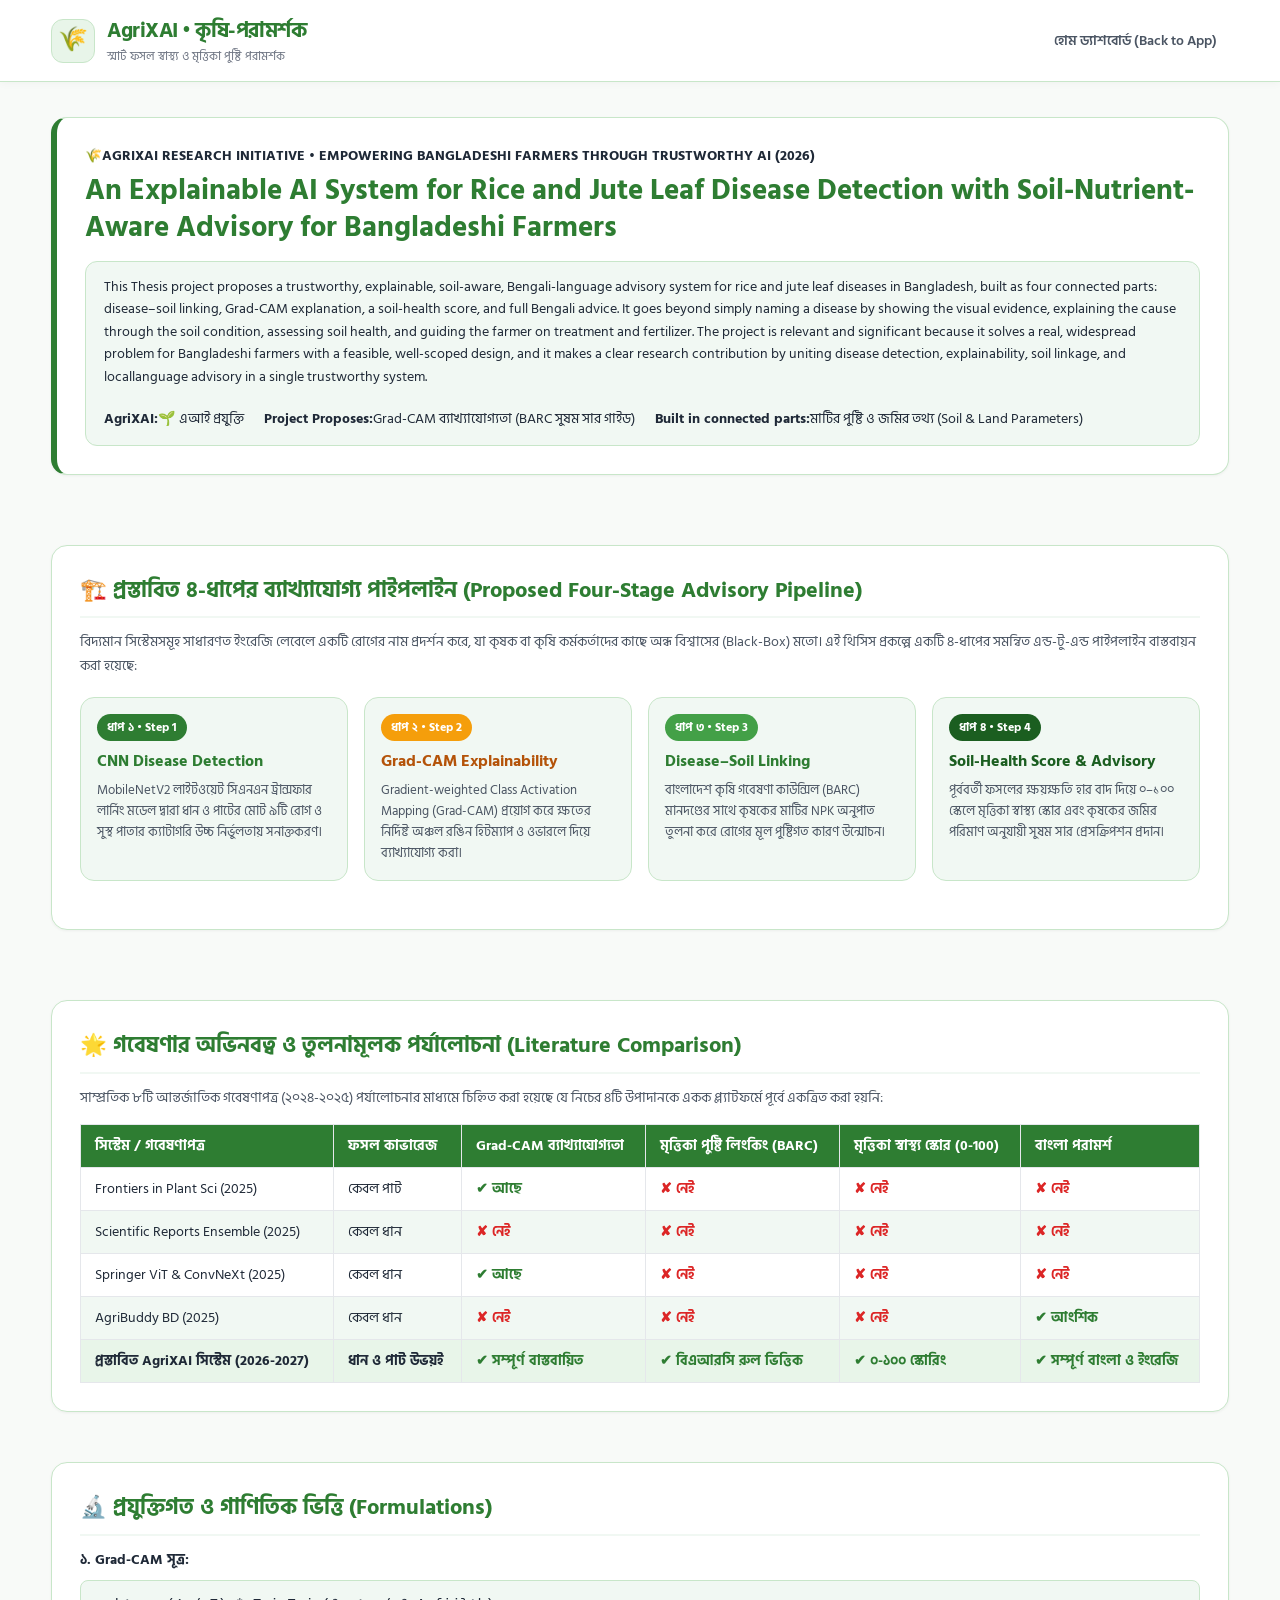
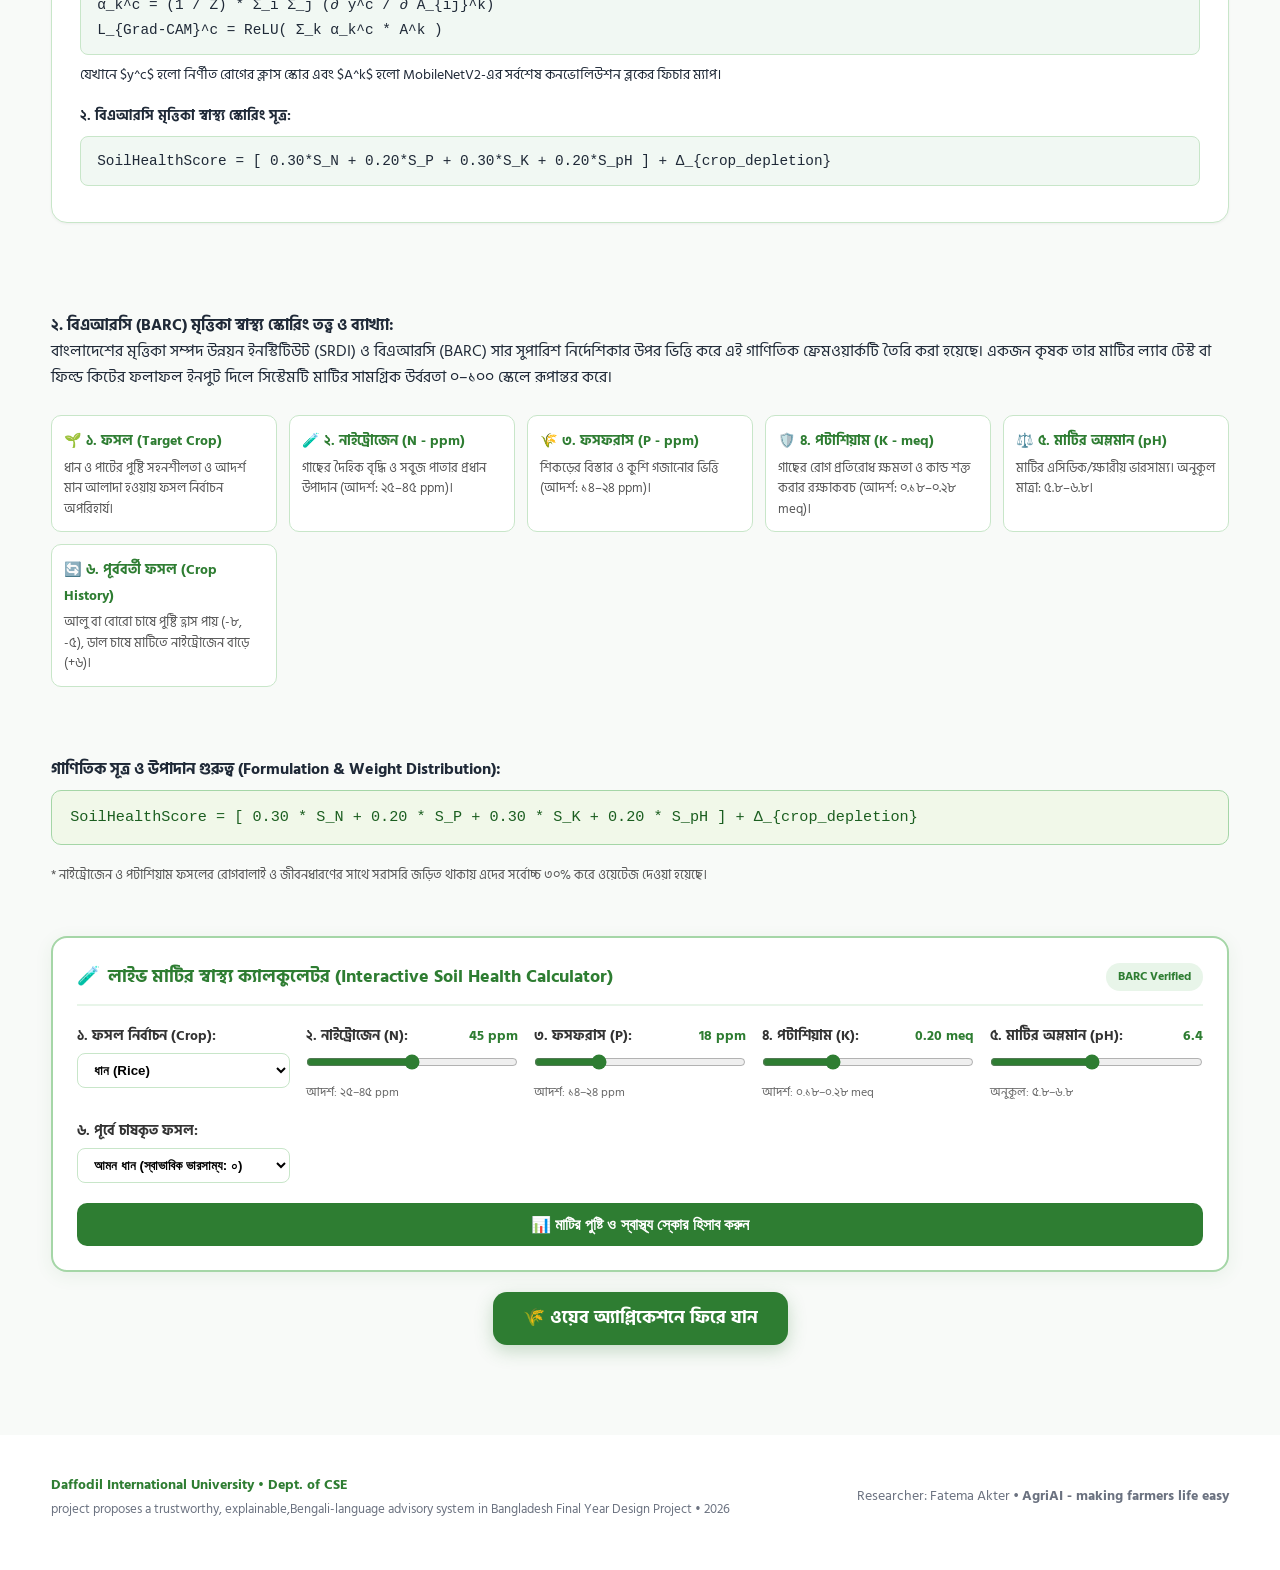
<file: templates/about.html>
<!DOCTYPE html>
<html lang="bn">
<head>
    <meta charset="UTF-8">
    <meta name="viewport" content="width=device-width, initial-scale=1.0">
    <title>গবেষণা ও পদ্ধতি বিবরণী | FYDP Title Phase Research Documentation</title>
    <link rel="preconnect" href="https://fonts.googleapis.com">
    <link rel="preconnect" href="https://fonts.gstatic.com" crossorigin>
    <link href="https://fonts.googleapis.com/css2?family=Hind+Siliguri:wght@400;500;600;700&family=Inter:wght@400;500;600;700;800&display=swap" rel="stylesheet">
    <link rel="stylesheet" href="/static/css/style.css">
    <style>
        .doc-white-card {
            background: #ffffff;
            border-radius: 16px;
            padding: 28px;
            margin-bottom: 25px;
            border: 1px solid var(--green-border);
            box-shadow: var(--shadow-sm);
        }
        .doc-white-card h3 {
            color: var(--green-primary);
            font-size: 1.35rem;
            margin-bottom: 12px;
            border-bottom: 2px solid var(--green-subtle);
            padding-bottom: 8px;
        }
        .flow-steps-grid {
            display: grid;
            grid-template-columns: repeat(auto-fit, minmax(240px, 1fr));
            gap: 16px;
            margin: 20px 0;
        }
        .flow-step-box {
            background: var(--green-subtle);
            border: 1px solid var(--green-border);
            border-radius: 14px;
            padding: 16px;
        }
        .step-tag-pill {
            background: var(--green-primary);
            color: #fff;
            padding: 4px 10px;
            border-radius: 20px;
            font-size: 0.75rem;
            font-weight: 700;
            display: inline-block;
            margin-bottom: 8px;
        }
        .comp-table {
            width: 100%;
            border-collapse: collapse;
            font-size: 0.86rem;
            margin-top: 15px;
        }
        .comp-table th, .comp-table td {
            border: 1px solid var(--border-light);
            padding: 10px 14px;
            text-align: left;
        }
        .comp-table th {
            background: var(--green-primary);
            color: #fff;
            font-weight: 700;
        }
        .comp-table tr:nth-child(even) {
            background: var(--green-subtle);
        }
        .check-mark { color: var(--green-primary); font-weight: bold; }
        .cross-mark { color: #dc2626; font-weight: bold; }
    </style>
</head>
<body>

    <header class="site-navbar">
        <div class="container navbar-inner">
            <a href="/" class="brand-box">
                <div class="brand-logo-circle">🌾</div>
                <div class="brand-text-box">
                    <h1>AgriXAI • কৃষি-পরামর্শক</h1>
                    <p>স্মার্ট ফসল স্বাস্থ্য ও মৃত্তিকা পুষ্টি পরামর্শক</p>
                </div>
            </a>
            <div class="nav-right-actions">
                <a href="/" class="nav-link-btn">হোম ড্যাশবোর্ড (Back to App)</a>
            </div>
        </div>
    </header>

    <main class="container main-content-layout">
        
        <!-- Academic Header Card -->
        <div class="doc-white-card" style="border-left: 6px solid var(--green-primary);">
            <div style="font-size: 0.85rem; color: var(--Black-primary); font-weight: 700; margin-bottom: 4px;">
               🌾AGRIXAI RESEARCH INITIATIVE • EMPOWERING BANGLADESHI FARMERS THROUGH TRUSTWORTHY AI (2026)
            </div>
            <h2 style="color: var(--green-primary); font-size: 1.8rem; line-height: 1.3; margin-bottom: 12px;">
                An Explainable AI System for Rice and Jute Leaf Disease Detection with Soil-Nutrient-Aware Advisory for Bangladeshi Farmers
            </h2>
            <div style="display: flex; flex-wrap: wrap; gap: 20px; font-size: 0.88rem; color: var(--text-primary); margin-top: 14px; background: var(--green-subtle); padding: 14px 18px; border-radius: 12px; border: 1px solid var(--green-border);">
                <p>This Thesis project proposes a trustworthy, explainable, soil-aware, Bengali-language
advisory system for rice and jute leaf diseases in Bangladesh, built as four connected parts:
disease–soil linking, Grad-CAM explanation, a soil-health score, and full Bengali advice.
It goes beyond simply naming a disease by showing the visual evidence, explaining the
cause through the soil condition, assessing soil health, and guiding the farmer on treatment
and fertilizer. The project is relevant and significant because it solves a real, widespread
problem for Bangladeshi farmers with a feasible, well-scoped design, and it makes a clear
research contribution by uniting disease detection, explainability, soil linkage, and locallanguage advisory in a single trustworthy system.</p>
                
                <div><strong>AgriXAI:</strong>🌱 এআই প্রযুক্তি</div>
                <div><strong>Project Proposes:</strong>Grad-CAM ব্যাখ্যাযোগ্যতা (BARC সুষম সার গাইড) </div>
                <div><strong>Built in connected parts:</strong>মাটির পুষ্টি ও জমির তথ্য (Soil & Land Parameters)</div>
                
            </div>
        </div>

        <!-- 4-Stage Pipeline Architecture -->
        <div class="doc-white-card" style= "margin-top: 70px;">
            <h3>🏗️ প্রস্তাবিত ৪-ধাপের ব্যাখ্যাযোগ্য পাইপলাইন (Proposed Four-Stage Advisory Pipeline)</h3>
            <p style="font-size: 0.9rem; color: var(--text-secondary);">
                বিদ্যমান সিস্টেমসমূহ সাধারণত ইংরেজি লেবেলে একটি রোগের নাম প্রদর্শন করে, যা কৃষক বা কৃষি কর্মকর্তাদের কাছে অন্ধ বিশ্বাসের (Black-Box) মতো। এই থিসিস প্রকল্পে একটি ৪-ধাপের সমন্বিত এন্ড-টু-এন্ড পাইপলাইন বাস্তবায়ন করা হয়েছে:
            </p>

            <div class="flow-steps-grid">
                <div class="flow-step-box">
                    <span class="step-tag-pill">ধাপ ১ • Step 1</span>
                    <h4 style="color: var(--green-primary); margin-bottom: 6px;">CNN Disease Detection</h4>
                    <p style="font-size: 0.82rem; color: var(--text-secondary);">
                        MobileNetV2 লাইটওয়েট সিএনএন ট্রান্সফার লার্নিং মডেল দ্বারা ধান ও পাটের মোট ৯টি রোগ ও সুস্থ পাতার ক্যাটাগরি উচ্চ নির্ভুলতায় সনাক্তকরণ।
                    </p>
                </div>

                <div class="flow-step-box">
                    <span class="step-tag-pill" style="background: var(--amber-warning);">ধাপ ২ • Step 2</span>
                    <h4 style="color: #b45309; margin-bottom: 6px;">Grad-CAM Explainability</h4>
                    <p style="font-size: 0.82rem; color: var(--text-secondary);">
                        Gradient-weighted Class Activation Mapping (Grad-CAM) প্রয়োগ করে ক্ষতের নির্দিষ্ট অঞ্চল রঙিন হিটম্যাপ ও ওভারলে দিয়ে ব্যাখ্যাযোগ্য করা।
                    </p>
                </div>

                <div class="flow-step-box">
                    <span class="step-tag-pill" style="background: var(--green-light);">ধাপ ৩ • Step 3</span>
                    <h4 style="color: var(--green-primary); margin-bottom: 6px;">Disease–Soil Linking</h4>
                    <p style="font-size: 0.82rem; color: var(--text-secondary);">
                        বাংলাদেশ কৃষি গবেষণা কাউন্সিল (BARC) মানদণ্ডের সাথে কৃষকের মাটির NPK অনুপাত তুলনা করে রোগের মূল পুষ্টিগত কারণ উন্মোচন।
                    </p>
                </div>

                <div class="flow-step-box">
                    <span class="step-tag-pill" style="background: #1b5e20;">ধাপ ৪ • Step 4</span>
                    <h4 style="color: #1b5e20; margin-bottom: 6px;">Soil-Health Score & Advisory</h4>
                    <p style="font-size: 0.82rem; color: var(--text-secondary);">
                        পূর্ববর্তী ফসলের ক্ষয়ক্ষতি হার বাদ দিয়ে ০–১০০ স্কেলে মৃত্তিকা স্বাস্থ্য স্কোর এবং কৃষকের জমির পরিমাণ অনুযায়ী সুষম সার প্রেসক্রিপশন প্রদান।
                    </p>
                </div>
            </div>
        </div>

        <!-- Comparative Literature Review Table -->
        <div class="doc-white-card" style= "margin-top: 70px;">
            <h3>🌟 গবেষণার অভিনবত্ব ও তুলনামূলক পর্যালোচনা (Literature Comparison)</h3>
            <p style="font-size: 0.9rem; color: var(--text-secondary);">
                সাম্প্রতিক ৮টি আন্তর্জাতিক গবেষণাপত্র (২০২৪-২০২৫) পর্যালোচনার মাধ্যমে চিহ্নিত করা হয়েছে যে নিচের ৪টি উপাদানকে একক প্ল্যাটফর্মে পূর্বে একত্রিত করা হয়নি:
            </p>

            <div style="overflow-x: auto;">
                <table class="comp-table">
                    <thead>
                        <tr>
                            <th>সিস্টেম / গবেষণাপত্র</th>
                            <th>ফসল কাভারেজ</th>
                            <th>Grad-CAM ব্যাখ্যাযোগ্যতা</th>
                            <th>মৃত্তিকা পুষ্টি লিংকিং (BARC)</th>
                            <th>মৃত্তিকা স্বাস্থ্য স্কোর (0-100)</th>
                            <th>বাংলা পরামর্শ</th>
                        </tr>
                    </thead>
                    <tbody>
                        <tr>
                            <td>Frontiers in Plant Sci (2025)</td>
                            <td>কেবল পাট</td>
                            <td class="check-mark">✔ আছে</td>
                            <td class="cross-mark">✘ নেই</td>
                            <td class="cross-mark">✘ নেই</td>
                            <td class="cross-mark">✘ নেই</td>
                        </tr>
                        <tr>
                            <td>Scientific Reports Ensemble (2025)</td>
                            <td>কেবল ধান</td>
                            <td class="cross-mark">✘ নেই</td>
                            <td class="cross-mark">✘ নেই</td>
                            <td class="cross-mark">✘ নেই</td>
                            <td class="cross-mark">✘ নেই</td>
                        </tr>
                        <tr>
                            <td>Springer ViT & ConvNeXt (2025)</td>
                            <td>কেবল ধান</td>
                            <td class="check-mark">✔ আছে</td>
                            <td class="cross-mark">✘ নেই</td>
                            <td class="cross-mark">✘ নেই</td>
                            <td class="cross-mark">✘ নেই</td>
                        </tr>
                        <tr>
                            <td>AgriBuddy BD (2025)</td>
                            <td>কেবল ধান</td>
                            <td class="cross-mark">✘ নেই</td>
                            <td class="cross-mark">✘ নেই</td>
                            <td class="cross-mark">✘ নেই</td>
                            <td class="check-mark">✔ আংশিক</td>
                        </tr>
                        <tr style="background: var(--green-soft); font-weight: bold;">
                            <td><strong>প্রস্তাবিত AgriXAI সিস্টেম (2026-2027)</strong></td>
                            <td><strong>ধান ও পাট উভয়ই</strong></td>
                            <td class="check-mark">✔ সম্পূর্ণ বাস্তবায়িত</td>
                            <td class="check-mark">✔ বিএআরসি রুল ভিত্তিক</td>
                            <td class="check-mark">✔ ০-১০০ স্কোরিং</td>
                            <td class="check-mark">✔ সম্পূর্ণ বাংলা ও ইংরেজি</td>
                        </tr>
                    </tbody>
                </table>
            </div>
        </div>

        <!-- Formulations -->
         <div class="doc-white-card" style="margin-top: 50px;">
           <h3>🔬 প্রযুক্তিগত ও গাণিতিক ভিত্তি (Formulations)</h3>
            <div style="font-size: 0.9rem; line-height: 1.7; color: var(--text-primary);">
                <p><strong>১. Grad-CAM সূত্র:</strong></p>
                <div style="background: var(--green-subtle); padding: 12px 16px; border-radius: 8px; font-family: monospace; margin: 8px 0; border: 1px solid var(--green-border);">
                    α_k^c = (1 / Z) * Σ_i Σ_j (∂ y^c / ∂ A_{ij}^k)<br>
                    L_{Grad-CAM}^c = ReLU( Σ_k α_k^c * A^k )
                </div>
                <p>
                    যেখানে $y^c$ হলো নির্ণীত রোগের ক্লাস স্কোর এবং $A^k$ হলো MobileNetV2-এর সর্বশেষ কনভোলিউশন ব্লকের ফিচার ম্যাপ।
                </p>
                <p style="margin-top: 16px;"><strong>২. বিএআরসি মৃত্তিকা স্বাস্থ্য স্কোরিং সূত্র:</strong></p>
                <div style="background: var(--green-subtle); padding: 12px 16px; border-radius: 8px; font-family: monospace; margin: 8px 0; border: 1px solid var(--green-border);">
                    SoilHealthScore = [ 0.30*S_N + 0.20*S_P + 0.30*S_K + 0.20*S_pH ] + Δ_{crop_depletion}
                </div>
            </div>
        </div>

        <p style="margin-top: 90px;"><strong>২. বিএআরসি (BARC) মৃত্তিকা স্বাস্থ্য স্কোরিং তত্ত্ব ও ব্যাখ্যা:</strong></p>
        <p>
            বাংলাদেশের মৃত্তিকা সম্পদ উন্নয়ন ইনস্টিটিউট (SRDI) ও বিএআরসি (BARC) সার সুপারিশ নির্দেশিকার উপর ভিত্তি করে এই গাণিতিক ফ্রেমওয়ার্কটি তৈরি করা হয়েছে। একজন কৃষক তার মাটির ল্যাব টেস্ট বা ফিল্ড কিটের ফলাফল ইনপুট দিলে সিস্টেমটি মাটির সামগ্রিক উর্বরতা ০–১০০ স্কেলে রূপান্তর করে।
        </p>

        <!-- ৬টি ইনপুটের বাংলা ব্যাখ্যা কার্ড -->
        <div style="display: grid; grid-template-columns: repeat(auto-fit, minmax(220px, 1fr)); gap: 12px; margin: 25px 0;">
            <div style="background: #ffffff; border: 1px solid #c8e6c9; border-radius: 10px; padding: 12px;">
                <strong style="color: #2e7d32; font-size: 0.88rem;">🌱 ১. ফসল (Target Crop)</strong>
                <p style="margin: 4px 0 0 0; font-size: 0.8rem; color: #555;">ধান ও পাটের পুষ্টি সহনশীলতা ও আদর্শ মান আলাদা হওয়ায় ফসল নির্বাচন অপরিহার্য।</p>
            </div>
            <div style="background: #ffffff; border: 1px solid #c8e6c9; border-radius: 10px; padding: 12px;">
                <strong style="color: #2e7d32; font-size: 0.88rem;">🧪 ২. নাইট্রোজেন (N - ppm)</strong>
                <p style="margin: 4px 0 0 0; font-size: 0.8rem; color: #555;">গাছের দৈহিক বৃদ্ধি ও সবুজ পাতার প্রধান উপাদান (আদর্শ: ২৫–৪৫ ppm)।</p>
            </div>
            <div style="background: #ffffff; border: 1px solid #c8e6c9; border-radius: 10px; padding: 12px;">
                <strong style="color: #2e7d32; font-size: 0.88rem;">🌾 ৩. ফসফরাস (P - ppm)</strong>
                <p style="margin: 4px 0 0 0; font-size: 0.8rem; color: #555;">শিকড়ের বিস্তার ও কুশি গজানোর ভিত্তি (আদর্শ: ১৪–২৪ ppm)।</p>
            </div>
            <div style="background: #ffffff; border: 1px solid #c8e6c9; border-radius: 10px; padding: 12px;">
                <strong style="color: #2e7d32; font-size: 0.88rem;">🛡️ ৪. পটাশিয়াম (K - meq)</strong>
                <p style="margin: 4px 0 0 0; font-size: 0.8rem; color: #555;">গাছের রোগ প্রতিরোধ ক্ষমতা ও কান্ড শক্ত করার রক্ষাকবচ (আদর্শ: ০.১৮–০.২৮ meq)।</p>
            </div>
            <div style="background: #ffffff; border: 1px solid #c8e6c9; border-radius: 10px; padding: 12px;">
                <strong style="color: #2e7d32; font-size: 0.88rem;">⚖️ ৫. মাটির অম্লমান (pH)</strong>
                <p style="margin: 4px 0 0 0; font-size: 0.8rem; color: #555;">মাটির এসিডিক/ক্ষারীয় ভারসাম্য। অনুকূল মাত্রা: ৫.৮–৬.৮।</p>
            </div>
            <div style="background: #ffffff; border: 1px solid #c8e6c9; border-radius: 10px; padding: 12px;">
                <strong style="color: #2e7d32; font-size: 0.88rem;">🔄 ৬. পূর্ববর্তী ফসল (Crop History)</strong>
                <p style="margin: 4px 0 0 0; font-size: 0.8rem; color: #555;">আলু বা বোরো চাষে পুষ্টি হ্রাস পায় (-৮, -৫), ডাল চাষে মাটিতে নাইট্রোজেন বাড়ে (+৬)।</p>
            </div>
        </div>

        <!-- গাণিতিক সূত্র বক্স -->
        <p style="margin-top: 70px;"><strong>গাণিতিক সূত্র ও উপাদান গুরুত্ব (Formulation & Weight Distribution):</strong></p>
        <div style="background: #f1f8e9; padding: 14px 18px; border-radius: 10px; font-family: monospace; font-size: 0.95rem; margin: 8px 0 20px 0; border: 1.5px solid #a5d6a7; color: #1b5e20;">
            SoilHealthScore = [ 0.30 * S_N + 0.20 * S_P + 0.30 * S_K + 0.20 * S_pH ] + Δ_{crop_depletion}
        </div>
        <p style="font-size: 0.84rem; color: #555; margin-bottom: 20px;">
            * নাইট্রোজেন ও পটাশিয়াম ফসলের রোগবালাই ও জীবনধারণের সাথে সরাসরি জড়িত থাকায় এদের সর্বোচ্চ ৩০% করে ওয়েটেজ দেওয়া হয়েছে।
        </p>

        <!-- লাইভ ইন্টারঅ্যাক্টিভ ক্যালকুলেটর উইজেট -->
        <div style="background: #ffffff; border: 2px solid #a5d6a7; border-radius: 16px; padding: 24px; box-shadow: 0 4px 18px rgba(46, 125, 50, 0.08); margin-top: 50px;">
            <div style="display: flex; align-items: center; justify-content: space-between; border-bottom: 2px solid #e8f5e9; padding-bottom: 12px; margin-bottom: 20px;">
                <h4 style="margin: 0; color: #2e7d32; font-size: 1.15rem; font-weight: 800; display: flex; align-items: center; gap: 8px;">
                    <span>🧪</span>
                    <span>লাইভ মাটির স্বাস্থ্য ক্যালকুলেটর (Interactive Soil Health Calculator)</span>
                </h4>
                <span style="background: #e8f5e9; color: #2e7d32; font-size: 0.78rem; font-weight: 700; padding: 4px 12px; border-radius: 20px;">
                    BARC Verified
                </span>
            </div>

            <!-- ইনপুট গ্রিড -->
            <div style="display: grid; grid-template-columns: repeat(auto-fit, minmax(200px, 1fr)); gap: 16px; margin-bottom: 20px;">
                <div>
                    <label style="font-weight: 700; font-size: 0.85rem; color: #333; display: block; margin-bottom: 6px;">১. ফসল নির্বাচন (Crop):</label>
                    <select id="calc-crop" style="width: 100%; padding: 8px 12px; border: 1.5px solid #c8e6c9; border-radius: 8px; font-weight: 600; background: #fff;">
                        <option value="rice" selected>ধান (Rice)</option>
                        <option value="jute">পাট (Jute)</option>
                    </select>
                </div>

                <div>
                    <div style="display: flex; justify-content: space-between; margin-bottom: 6px;">
                        <label style="font-weight: 700; font-size: 0.85rem; color: #333;">২. নাইট্রোজেন (N):</label>
                        <span id="calc-val-n" style="font-weight: 800; color: #2e7d32; font-size: 0.85rem;">45 ppm</span>
                    </div>
                    <input type="range" id="calc-slider-n" min="10" max="80" value="45" style="width: 100%; accent-color: #2e7d32;">
                    <small style="color: #666; font-size: 0.75rem;">আদর্শ: ২৫–৪৫ ppm</small>
                </div>

                <div>
                    <div style="display: flex; justify-content: space-between; margin-bottom: 6px;">
                        <label style="font-weight: 700; font-size: 0.85rem; color: #333;">৩. ফসফরাস (P):</label>
                        <span id="calc-val-p" style="font-weight: 800; color: #2e7d32; font-size: 0.85rem;">18 ppm</span>
                    </div>
                    <input type="range" id="calc-slider-p" min="5" max="50" value="18" style="width: 100%; accent-color: #2e7d32;">
                    <small style="color: #666; font-size: 0.75rem;">আদর্শ: ১৪–২৪ ppm</small>
                </div>

                <div>
                    <div style="display: flex; justify-content: space-between; margin-bottom: 6px;">
                        <label style="font-weight: 700; font-size: 0.85rem; color: #333;">৪. পটাশিয়াম (K):</label>
                        <span id="calc-val-k" style="font-weight: 800; color: #2e7d32; font-size: 0.85rem;">0.20 meq</span>
                    </div>
                    <input type="range" id="calc-slider-k" min="0.06" max="0.50" step="0.01" value="0.20" style="width: 100%; accent-color: #2e7d32;">
                    <small style="color: #666; font-size: 0.75rem;">আদর্শ: ০.১৮–০.২৮ meq</small>
                </div>

                <div>
                    <div style="display: flex; justify-content: space-between; margin-bottom: 6px;">
                        <label style="font-weight: 700; font-size: 0.85rem; color: #333;">৫. মাটির অম্লমান (pH):</label>
                        <span id="calc-val-ph" style="font-weight: 800; color: #2e7d32; font-size: 0.85rem;">6.4</span>
                    </div>
                    <input type="range" id="calc-slider-ph" min="4.5" max="8.5" step="0.1" value="6.4" style="width: 100%; accent-color: #2e7d32;">
                    <small style="color: #666; font-size: 0.75rem;">অনুকূল: ৫.৮–৬.৮</small>
                </div>

                <div>
                    <label style="font-weight: 700; font-size: 0.85rem; color: #333; display: block; margin-bottom: 6px;">৬. পূর্বে চাষকৃত ফসল:</label>
                    <select id="calc-prev-crop" style="width: 100%; padding: 8px 12px; border: 1.5px solid #c8e6c9; border-radius: 8px; font-weight: 600; background: #fff;">
                        <option value="aman_rice">আমন ধান (স্বাভাবিক ভারসাম্য: ০)</option>
                        <option value="boro_rice">বোরো ধান (পটাশ হ্রাস: -৫)</option>
                        <option value="potato">আলু (তীব্র পটাশ ক্ষয়: -৮)</option>
                        <option value="maize">ভুট্টা (নাইট্রোজেন ক্ষয়: -১০)</option>
                        <option value="legume_pulses">ডাল জাতীয় ফসল (উর্বরতা বৃদ্ধি: +৬)</option>
                        <option value="fallow">পতিত জমি (স্বাভাবিক পুনরুদ্ধার: +৪)</option>
                    </select>
                </div>
            </div>

            <!-- বাটন -->
            <button type="button" id="btn-calc-score" style="width: 100%; background: #2e7d32; color: #fff; border: none; padding: 12px; border-radius: 10px; font-size: 1rem; font-weight: 800; cursor: pointer; transition: background 0.2s;">
                📊 মাটির পুষ্টি ও স্বাস্থ্য স্কোর হিসাব করুন
            </button>

            <!-- রিয়েল-টাইম রেজাল্ট বক্স (ক্লিক করার আগে লুকানো থাকবে) -->
            <div id="calc-result-box" style="margin-top: 24px; padding: 20px; background: #fbfdfa; border: 1.5px solid #c8e6c9; border-radius: 14px; display: none;">
                
                <div style="display: flex; align-items: center; gap: 20px; flex-wrap: wrap; margin-bottom: 20px;">
                    <div id="calc-gauge-badge" style="width: 90px; height: 90px; border-radius: 50%; background: #2e7d32; color: #fff; display: flex; flex-direction: column; align-items: center; justify-content: center; box-shadow: 0 4px 12px rgba(46, 125, 50, 0.2); flex-shrink: 0;">
                        <span id="calc-final-num" style="font-size: 1.9rem; font-weight: 900; line-height: 1;">86</span>
                        <span style="font-size: 0.92rem; opacity: 0.9;"><strong>/ 100</strong></span>
                    </div>
                    <div style="flex: 1; min-width: 220px;">
                        <div id="calc-grade-title" style="font-size: 1.25rem; font-weight: 800; color: #2e7d32; margin-bottom: 4px;">
                            চমৎকার উর্বর মাটি (Excellent Soil Health)
                        </div>
                        <p id="calc-summary-text" style="font-size: 0.88rem; color: #555; margin: 0; line-height: 1.45;">
                            মাটির পুষ্টি উপাদান ও অম্লতার মান অত্যন্ত সুষম। রোগবালাই আক্রমণের স্বাভাবিক ঝুঁকি সর্বনিম্ন।
                        </p>
                    </div>
                </div>

                <!-- পুষ্টি উপাদানের মূল্যায়ন কার্ড -->
                <div style="display: grid; grid-template-columns: repeat(auto-fit, minmax(130px, 1fr)); gap: 10px; margin-bottom: 16px;">
                    <div style="background: #fff; border: 1px solid #dcedc8; padding: 10px; border-radius: 8px; text-align: center;">
                        <small style="color: #666; font-size: 0.75rem; display: block;">নাইট্রোজেন (N)</small>
                        <strong id="calc-score-n" style="font-size: 1.05rem; color: #2e7d32;">৯৫/১০০</strong>
                        <span id="calc-tag-n" style="display: block; font-size: 0.72rem; color: #2e7d32; font-weight: 700;">অনুকূল</span>
                    </div>
                    <div style="background: #fff; border: 1px solid #dcedc8; padding: 10px; border-radius: 8px; text-align: center;">
                        <small style="color: #666; font-size: 0.75rem; display: block;">ফসফরাস (P)</small>
                        <strong id="calc-score-p" style="font-size: 1.05rem; color: #2e7d32;">৯২/১০০</strong>
                        <span id="calc-tag-p" style="display: block; font-size: 0.72rem; color: #2e7d32; font-weight: 700;">অনুকূল</span>
                    </div>
                    <div style="background: #fff; border: 1px solid #dcedc8; padding: 10px; border-radius: 8px; text-align: center;">
                        <small style="color: #666; font-size: 0.75rem; display: block;">পটাশিয়াম (K)</small>
                        <strong id="calc-score-k" style="font-size: 1.05rem; color: #2e7d32;">৮৮/১০০</strong>
                        <span id="calc-tag-k" style="display: block; font-size: 0.72rem; color: #2e7d32; font-weight: 700;">অনুকূল</span>
                    </div>
                    <div style="background: #fff; border: 1px solid #dcedc8; padding: 10px; border-radius: 8px; text-align: center;">
                        <small style="color: #666; font-size: 0.75rem; display: block;">মাটির পিএইচ (pH)</small>
                        <strong id="calc-score-ph" style="font-size: 1.05rem; color: #2e7d32;">৯০/১০০</strong>
                        <span id="calc-tag-ph" style="display: block; font-size: 0.72rem; color: #2e7d32; font-weight: 700;">সুষম</span>
                    </div>
                </div>

                <!-- পূর্ববর্তী ফসল সমন্বয় মন্তব্য -->
                <div id="calc-depletion-note" style="padding: 10px 14px; background: #e8f5e9; border: 1px dashed #a5d6a7; border-radius: 8px; font-size: 0.84rem; color: #1b5e20;">
                    🔄 পূর্ববর্তী ফসল প্রভাব: স্বাভাবিক উর্বরতা বজায় রয়েছে (০ পয়েন্ট সমন্বয়)।
                </div>

            </div>
        </div>

        <div style="text-align: center; margin-top: 20px;">
            <a href="/" class="btn-analyze-submit" style="display: inline-flex; width: auto; padding: 12px 30px; text-decoration: none;">
                <span>🌾 ওয়েব অ্যাপ্লিকেশনে ফিরে যান</span>
            </a>
        </div>

    </main>

    <footer class="site-footer-white">
        <div class="container footer-flex">
            <div>
                <strong style="color: var(--green-primary);">Daffodil International University • Dept. of CSE</strong>
                <p style="margin-top: 3px; font-size: 0.8rem;"> project proposes a trustworthy, explainable,Bengali-language advisory system in Bangladesh Final Year Design Project • 2026</p>
            </div>
            <div>
                <p>Researcher: Fatema Akter • <strong>AgriAI - making farmers life easy</strong></p>
            </div>
        </div>
    </footer>

    <script>
        const BENCHMARKS = {
            rice: {
                n: { low: 25, opt_min: 25, opt_max: 45, high: 60 },
                p: { low: 12, opt_min: 14, opt_max: 24, high: 35 },
                k: { low: 0.15, opt_min: 0.18, opt_max: 0.28, high: 0.40 },
                ph: { low: 5.5, opt_min: 5.8, opt_max: 6.8, high: 7.5 }
            },
            jute: {
                n: { low: 20, opt_min: 22, opt_max: 40, high: 55 },
                p: { low: 10, opt_min: 12, opt_max: 22, high: 32 },
                k: { low: 0.16, opt_min: 0.20, opt_max: 0.30, high: 0.42 },
                ph: { low: 5.8, opt_min: 6.2, opt_max: 7.2, high: 7.8 }
            }
        };

        const DEPLETIONS = {
            aman_rice: { val: 0, text: "🔄 পূর্ববর্তী ফসল প্রভাব: স্বাভাবিক উর্বরতা বজায় রয়েছে (০ পয়েন্ট সমন্বয়)।" },
            boro_rice: { val: -5, text: "⚠️ পূর্ববর্তী বোরো ধান চাষের ফলে মাঝারি পটাশ ক্ষয় (-৫ পয়েন্ট সমন্বয়)।" },
            potato: { val: -8, text: "⚠️ পূর্ববর্তী আলু চাষের ফলে মাটি থেকে উচ্চ পটাশ ও পুষ্টি ক্ষয় (-৮ পয়েন্ট সমন্বয়)।" },
            maize: { val: -10, text: "⚠️ পূর্ববর্তী ভুট্টা চাষের ফলে মাটি থেকে তীব্র নাইট্রোজেন শোষণ (-১০ পয়েন্ট সমন্বয়)।" },
            legume_pulses: { val: 6, text: "🌱 পূর্ববর্তী ডাল জাতীয় ফসল চাষ করায় মাটিতে প্রাকৃতিক নাইট্রোজেন বৃদ্ধি (+৬ পয়েন্ট বোনাস)।" },
            fallow: { val: 4, text: "🌿 জমি পতিত থাকায় প্রাকৃতিক উর্বরতা বৃদ্ধি (+৪ পয়েন্ট বোনাস)।" }
        };

        function evalElement(val, bench) {
            let score = 50, tag = "মাঝারি", color = "#f9a825";
            if (val < bench.low) {
                score = Math.max(10, Math.round((val / bench.low) * 45));
                tag = "তীব্র ঘাটতি"; color = "#d32f2f";
            } else if (val < bench.opt_min) {
                let frac = (val - bench.low) / (bench.opt_min - bench.low);
                score = Math.round(45 + frac * 35);
                tag = "ঘাটতি"; color = "#f57c00";
            } else if (val <= bench.opt_max) {
                score = Math.round(95 - (Math.abs(val - ((bench.opt_min + bench.opt_max)/2)) / ((bench.opt_max - bench.opt_min)/2)) * 10);
                tag = "অনুকূল"; color = "#2e7d32";
            } else if (val <= bench.high) {
                score = Math.round(80 - ((val - bench.opt_max) / (bench.high - bench.opt_max)) * 25);
                tag = "উচ্চ"; color = "#f57c00";
            } else {
                score = Math.max(20, Math.round(50 - ((val - bench.high) / bench.high) * 30));
                tag = "মাত্রাতিরিক্ত"; color = "#d32f2f";
            }
            return { score: Math.max(0, Math.min(100, score)), tag, color };
        }

        function runSoilCalc() {
            const crop = document.getElementById('calc-crop').value;
            const nVal = parseFloat(document.getElementById('calc-slider-n').value);
            const pVal = parseFloat(document.getElementById('calc-slider-p').value);
            const kVal = parseFloat(document.getElementById('calc-slider-k').value);
            const phVal = parseFloat(document.getElementById('calc-slider-ph').value);
            const prev = document.getElementById('calc-prev-crop').value;

            const b = BENCHMARKS[crop] || BENCHMARKS.rice;
            const nRes = evalElement(nVal, b.n);
            const pRes = evalElement(pVal, b.p);
            const kRes = evalElement(kVal, b.k);
            const phRes = evalElement(phVal, b.ph);

            document.getElementById('calc-score-n').textContent = `${nRes.score}/১০০`;
            document.getElementById('calc-score-n').style.color = nRes.color;
            document.getElementById('calc-tag-n').textContent = nRes.tag;
            document.getElementById('calc-tag-n').style.color = nRes.color;

            document.getElementById('calc-score-p').textContent = `${pRes.score}/১০০`;
            document.getElementById('calc-score-p').style.color = pRes.color;
            document.getElementById('calc-tag-p').textContent = pRes.tag;
            document.getElementById('calc-tag-p').style.color = pRes.color;

            document.getElementById('calc-score-k').textContent = `${kRes.score}/১০০`;
            document.getElementById('calc-score-k').style.color = kRes.color;
            document.getElementById('calc-tag-k').textContent = kRes.tag;
            document.getElementById('calc-tag-k').style.color = kRes.color;

            document.getElementById('calc-score-ph').textContent = `${phRes.score}/১০০`;
            document.getElementById('calc-score-ph').style.color = phRes.color;
            document.getElementById('calc-tag-ph').textContent = phRes.tag;
            document.getElementById('calc-tag-ph').style.color = phRes.color;

            const base = (nRes.score * 0.30) + (pRes.score * 0.20) + (kRes.score * 0.30) + (phRes.score * 0.20);
            const dep = DEPLETIONS[prev] || { val: 0, text: "" };
            const finalScore = Math.max(5, Math.min(99, Math.round(base + dep.val)));

            document.getElementById('calc-final-num').textContent = finalScore;
            document.getElementById('calc-depletion-note').textContent = dep.text;

            const badge = document.getElementById('calc-gauge-badge');
            const title = document.getElementById('calc-grade-title');
            const summary = document.getElementById('calc-summary-text');

            if (finalScore >= 82) {
                badge.style.background = '#2e7d32';
                title.textContent = 'চমৎকার উর্বর মাটি (Excellent Soil Health)';
                title.style.color = '#2e7d32';
                summary.textContent = 'মাটির পুষ্টি উপাদান ও অম্লতার মান অত্যন্ত সুষম। রোগবালাই আক্রমণের স্বাভাবিক ঝুঁকি সর্বনিম্ন।';
            } else if (finalScore >= 68) {
                badge.style.background = '#43a047';
                title.textContent = 'ভালো ও উৎপাদনশীল মাটি (Good Soil Health)';
                title.style.color = '#2e7d32';
                summary.textContent = 'মাটির পুষ্টিমান সন্তোষজনক। কিছু পুষ্টি উপাদানে সামান্য সমন্বয় করলে সর্বোচ্চ ফলন নিশ্চিত হবে।';
            } else if (finalScore >= 50) {
                badge.style.background = '#f9a825';
                title.textContent = 'মাঝারি উর্বরতা - ঘাটতি বিদ্যমান (Moderate Soil Health)';
                title.style.color = '#f57c00';
                summary.textContent = 'মাটিতে লক্ষণীয় পুষ্টি ভারসাম্যহীনতা রয়েছে। রোগপ্রতিরোধ ক্ষমতা বৃদ্ধি করতে দ্রুত সার পুনঃসমন্বয় প্রয়োজন।';
            } else if (finalScore >= 35) {
                badge.style.background = '#fb8c00';
                title.textContent = 'দুর্বল ও ক্ষয়িষ্ণু মাটি (Poor Soil Health)';
                title.style.color = '#d32f2f';
                summary.textContent = 'মাটিতে প্রধান পুষ্টি উপাদানের তীব্র ঘাটতি রয়েছে। গাছ শারীরবৃত্তীয় চাপের মধ্যে রয়েছে।';
            } else {
                badge.style.background = '#d32f2f';
                title.textContent = 'অত্যন্ত সংকটপূর্ণ মাটি (Severely Depleted)';
                title.style.color = '#d32f2f';
                summary.textContent = 'মাটির স্বাস্থ্য বিপর্যয়কর অবস্থায় আছে। দ্রুত জৈব পদার্থ প্রয়োগ ও জরুরি সার ব্যবস্থাপনা ব্যতিরেকে ফসল ফলানো ঝুঁকিপূর্ণ।';
            }
        }

        let hasCalculatedSoil = false;

        document.addEventListener('DOMContentLoaded', () => {
            const syncMap = [
                { id: 'calc-slider-n', badge: 'calc-val-n', unit: ' ppm' },
                { id: 'calc-slider-p', badge: 'calc-val-p', unit: ' ppm' },
                { id: 'calc-slider-k', badge: 'calc-val-k', unit: ' meq' },
                { id: 'calc-slider-ph', badge: 'calc-val-ph', unit: '' }
            ];

            // স্লাইডার নাড়ালে শুধু ভ্যালু পরিবর্তন হবে
            syncMap.forEach(item => {
                const el = document.getElementById(item.id);
                if (el) {
                    el.addEventListener('input', () => {
                        document.getElementById(item.badge).textContent = `${el.value}${item.unit}`;
                        if (hasCalculatedSoil) {
                            runSoilCalc();
                        }
                    });
                }
            });

            const cropEl = document.getElementById('calc-crop');
            if (cropEl) {
                cropEl.addEventListener('change', () => {
                    if (hasCalculatedSoil) runSoilCalc();
                });
            }

            const prevEl = document.getElementById('calc-prev-crop');
            if (prevEl) {
                prevEl.addEventListener('change', () => {
                    if (hasCalculatedSoil) runSoilCalc();
                });
            }

            // বাটনে ক্লিক করলেই কেবল রেজাল্ট বক্স ওপেন হবে এবং স্কোর হিসাব হবে
            const btn = document.getElementById('btn-calc-score');
            const resBox = document.getElementById('calc-result-box');
            if (btn) {
                btn.addEventListener('click', () => {
                    hasCalculatedSoil = true;
                    if (resBox) {
                        resBox.style.display = 'block';
                    }
                    runSoilCalc();
                    if (resBox) {
                        resBox.scrollIntoView({ behavior: 'smooth', block: 'nearest' });
                    }
                });
            }
        });
    </script>
</body>
</html>
</file>
<file: static/css/style.css>
/* 
 * AgriXAI - Smart Crop Health & Soil Advisory System
 * Clean White & Soft Green Modern Agricultural Theme
 */

:root {
  --bg-body: #f8faf8;
  --bg-card: #ffffff;
  --green-primary: #2e7d32;
  --green-hover: #1b5e20;
  --green-light: #43a047;
  --green-soft: #e8f5e9;
  --green-subtle: #f1f8f3;
  --green-border: #c8e6c9;
  --green-accent: #81c784;
  --amber-warning: #f59e0b;
  --red-danger: #ef4444;
  --text-primary: #1f2937;
  --text-secondary: #4b5563;
  --text-muted: #6b7280;
  --border-light: #e5e7eb;
  --shadow-sm: 0 1px 3px rgba(0,0,0,0.05);
  --shadow-md: 0 4px 14px rgba(46, 125, 50, 0.08);
  --shadow-lg: 0 10px 25px rgba(46, 125, 50, 0.12);
  --font-main: 'Hind Siliguri', 'Inter', -apple-system, BlinkMacSystemFont, 'Segoe UI', Roboto, sans-serif;
}

* {
  box-sizing: border-box;
  margin: 0;
  padding: 0;
}

body {
  font-family: var(--font-main);
  background-color: var(--bg-body);
  color: var(--text-primary);
  line-height: 1.6;
  min-height: 100vh;
}

.container {
  width: 92%;
  max-width: 1220px;
  margin: 0 auto;
}

/* Header & Navbar */
.site-navbar {
  background: #ffffff;
  border-bottom: 1px solid var(--green-border);
  position: sticky;
  top: 0;
  z-index: 1000;
  box-shadow: 0 2px 8px rgba(0,0,0,0.03);
}

.navbar-inner {
  display: flex;
  justify-content: space-between;
  align-items: center;
  padding: 14px 0;
}

.brand-box {
  display: flex;
  align-items: center;
  gap: 12px;
  text-decoration: none;
  color: var(--text-primary);
}

.brand-logo-circle {
  width: 44px;
  height: 44px;
  background: var(--green-soft);
  color: var(--green-primary);
  border-radius: 12px;
  display: flex;
  align-items: center;
  justify-content: center;
  font-size: 1.5rem;
  border: 1px solid var(--green-border);
}

.brand-text-box h1 {
  font-size: 1.3rem;
  font-weight: 800;
  color: var(--green-primary);
  letter-spacing: -0.5px;
}

.brand-text-box p {
  font-size: 0.78rem;
  color: var(--text-muted);
}

.nav-right-actions {
  display: flex;
  align-items: center;
  gap: 12px;
}

.btn-lang-toggle {
  background: var(--green-soft);
  color: var(--green-primary);
  border: 1px solid var(--green-border);
  padding: 6px 14px;
  border-radius: 20px;
  font-weight: 600;
  font-size: 0.85rem;
  cursor: pointer;
  transition: all 0.2s;
}

.btn-lang-toggle:hover {
  background: var(--green-primary);
  color: #fff;
}

.nav-link-btn {
  text-decoration: none;
  color: var(--text-secondary);
  font-size: 0.9rem;
  font-weight: 600;
  padding: 6px 12px;
  border-radius: 8px;
  transition: color 0.2s;
}

.nav-link-btn:hover {
  color: var(--green-primary);
}

/* Hero Banner with Realistic Agriculture Field Visual */
.hero-banner-section {
  position: relative;
  background: linear-gradient(rgba(255, 255, 255, 0.88), rgba(241, 248, 243, 0.94)),
              url('/static/images/assets/hero_field.jpg') center/cover no-repeat;
  border-bottom: 1px solid var(--green-border);
  padding: 50px 0 45px 0;
}

.hero-content-wrapper {
  max-width: 100%;
}

.hero-two-col-grid {
  display: grid !important;
  grid-template-columns: minmax(0, 1fr) 360px !important;
  align-items: center !important;
  gap: 36px !important;
}

.hero-left-content {
  min-width: 0;
}

@media (max-width: 960px) {
  .hero-two-col-grid {
    grid-template-columns: 1fr !important;
    gap: 24px !important;
  }
}

.hero-organic-image-card {
  background: #ffffff !important;
  border: 1.5px solid var(--green-border) !important;
  border-radius: 18px !important;
  box-shadow: 0 6px 20px rgba(46, 125, 50, 0.12) !important;
  min-width: 310px !important;
  max-width: 370px !important;
  flex-shrink: 0 !important;
  overflow: hidden !important;
  transition: transform 0.3s ease, box-shadow 0.3s ease;
}

.hero-organic-image-card:hover {
  transform: translateY(-3px);
  box-shadow: 0 10px 28px rgba(46, 125, 50, 0.18) !important;
}

.hero-academic-white-card {
  background: #ffffff !important;
  border: 1.5px solid var(--green-border) !important;
  padding: 20px 24px !important;
  border-radius: 16px !important;
  box-shadow: var(--shadow-md) !important;
  text-align: left !important;
  min-width: 310px !important;
  max-width: 360px !important;
  flex-shrink: 0 !important;
}

.hero-academic-white-card h4 {
  color: var(--green-primary) !important;
  font-size: 1.05rem !important;
  font-weight: 800 !important;
  margin-bottom: 10px !important;
}

.hero-academic-white-card p {
  font-size: 0.86rem !important;
  color: var(--text-secondary) !important;
  margin-bottom: 5px !important;
}

.hero-pill-badge {
  display: inline-flex;
  align-items: center;
  gap: 8px;
  background: #ffffff;
  border: 1px solid var(--green-border);
  color: var(--green-primary);
  padding: 4px 14px;
  border-radius: 20px;
  font-size: 0.82rem;
  font-weight: 700;
  margin-bottom: 14px;
  box-shadow: var(--shadow-sm);
}

.hero-heading {
  font-size: 2.2rem;
  font-weight: 800;
  color: #1b4332;
  line-height: 1.25;
  margin-bottom: 12px;
}

.hero-subtext {
  font-size: 1.05rem;
  color: var(--text-secondary);
  margin-bottom: 22px;
}

.hero-badges-row {
  display: flex;
  flex-wrap: wrap;
  gap: 12px;
}

.hero-feature-chip {
  background: #ffffff;
  border: 1px solid var(--green-border);
  padding: 8px 14px;
  border-radius: 12px;
  display: flex;
  align-items: center;
  gap: 8px;
  font-size: 0.85rem;
  font-weight: 600;
  color: var(--green-primary);
  box-shadow: var(--shadow-sm);
}

/* Main Dashboard Layout */
.main-content-layout {
  padding: 35px 0 60px 0;
}

.dashboard-grid-two-col {
  display: grid;
  grid-template-columns: 1fr 1fr;
  gap: 25px;
  margin-bottom: 30px;
}

@media (max-width: 920px) {
  .dashboard-grid-two-col {
    grid-template-columns: 1fr;
  }
}

/* White Clean Cards with Soft Green Touches */
.white-clean-card {
  background: #ffffff;
  border-radius: 18px;
  border: 1px solid var(--green-border);
  padding: 24px;
  box-shadow: var(--shadow-md);
  transition: transform 0.2s, box-shadow 0.2s;
}

.white-clean-card:hover {
  box-shadow: var(--shadow-lg);
}

.card-title-bar {
  display: flex;
  align-items: center;
  justify-content: space-between;
  border-bottom: 2px solid var(--green-subtle);
  padding-bottom: 14px;
  margin-bottom: 20px;
}

.card-title-group {
  display: flex;
  align-items: center;
  gap: 10px;
  color: var(--green-primary);
  font-size: 1.2rem;
  font-weight: 700;
}

.card-step-badge {
  background: var(--green-soft);
  color: var(--green-primary);
  border: 1px solid var(--green-border);
  width: 30px;
  height: 30px;
  border-radius: 50%;
  display: inline-flex;
  align-items: center;
  justify-content: center;
  font-size: 0.95rem;
  font-weight: 800;
}

/* Crop Switcher Cards */
.crop-select-cards-row {
  display: grid;
  grid-template-columns: 1fr 1fr;
  gap: 14px;
  margin-bottom: 20px;
}

.crop-card-button {
  background: #ffffff;
  border: 2px solid var(--green-border);
  border-radius: 14px;
  padding: 12px;
  cursor: pointer;
  display: flex;
  align-items: center;
  gap: 12px;
  transition: all 0.2s;
  text-align: left;
}

.crop-card-button:hover {
  background: var(--green-subtle);
  border-color: var(--green-light);
}

.crop-card-button.active {
  background: var(--green-soft);
  border-color: var(--green-primary);
  box-shadow: 0 4px 10px rgba(46, 125, 50, 0.15);
}

.crop-card-thumb {
  width: 50px;
  height: 50px;
  border-radius: 10px;
  object-fit: cover;
  border: 1px solid var(--green-border);
}

.crop-card-info h4 {
  font-size: 1rem;
  color: var(--green-primary);
  font-weight: 700;
}

.crop-card-info p {
  font-size: 0.75rem;
  color: var(--text-muted);
}

/* Big Image Upload Dropzone */
.leaf-upload-zone {
  border: 2px dashed var(--green-accent);
  background: var(--green-subtle);
  border-radius: 16px;
  padding: 30px 20px;
  text-align: center;
  cursor: pointer;
  transition: all 0.25s ease;
  position: relative;
  margin-bottom: 18px;
}

.leaf-upload-zone:hover, .leaf-upload-zone.dragover {
  background: var(--green-soft);
  border-color: var(--green-primary);
}

.upload-icon-graphic {
  font-size: 2.8rem;
  color: var(--green-primary);
  margin-bottom: 8px;
}

.upload-title-text {
  font-size: 1.05rem;
  font-weight: 700;
  color: var(--green-primary);
  margin-bottom: 4px;
}

.upload-subtitle-text {
  font-size: 0.82rem;
  color: var(--text-muted);
  margin-bottom: 12px;
}

.btn-upload-browse {
  background: #ffffff;
  border: 1px solid var(--green-primary);
  color: var(--green-primary);
  padding: 7px 18px;
  border-radius: 20px;
  font-weight: 700;
  font-size: 0.85rem;
  cursor: pointer;
  display: inline-flex;
  align-items: center;
  gap: 6px;
  transition: all 0.2s;
}

.btn-upload-browse:hover {
  background: var(--green-primary);
  color: #ffffff;
}

/* Image Preview Container */
.uploaded-preview-box {
  display: none;
  position: relative;
  background: #ffffff;
  border-radius: 14px;
  padding: 8px;
  border: 1px solid var(--green-border);
  margin-top: 10px;
}

.uploaded-preview-box img {
  width: 100%;
  max-height: 250px;
  object-fit: contain;
  border-radius: 10px;
  background: #fafafa;
}

.btn-remove-leaf {
  position: absolute;
  top: 14px;
  right: 14px;
  background: rgba(239, 68, 68, 0.9);
  color: #fff;
  border: none;
  border-radius: 50%;
  width: 30px;
  height: 30px;
  cursor: pointer;
  font-size: 0.85rem;
  display: flex;
  align-items: center;
  justify-content: center;
  box-shadow: 0 2px 6px rgba(0,0,0,0.15);
}

/* Demo Samples Quick-Select Carousel */
.demo-section-title {
  font-size: 0.88rem;
  font-weight: 700;
  color: var(--text-secondary);
  margin-bottom: 10px;
  display: flex;
  align-items: center;
  justify-content: space-between;
}

.samples-scroller-track {
  display: flex;
  gap: 12px;
  overflow-x: auto;
  padding-bottom: 10px;
  margin-bottom: 18px;
  scrollbar-width: thin;
  scrollbar-color: var(--green-accent) #f1f5f9;
}

.sample-photo-chip {
  flex: 0 0 110px;
  background: #ffffff;
  border: 2px solid var(--border-light);
  border-radius: 12px;
  padding: 8px;
  text-align: center;
  cursor: pointer;
  transition: all 0.2s;
}

.sample-photo-chip:hover {
  border-color: var(--green-light);
  transform: translateY(-2px);
}

.sample-photo-chip.active {
  border-color: var(--green-primary);
  background: var(--green-soft);
  box-shadow: 0 0 0 2px var(--green-accent);
}

.sample-photo-chip img {
  width: 100%;
  height: 72px;
  object-fit: cover;
  border-radius: 8px;
  margin-bottom: 6px;
}

.sample-photo-chip span {
  font-size: 0.75rem;
  font-weight: 700;
  display: block;
  line-height: 1.2;
  color: var(--text-primary);
}

/* Soil Sliders & Controls */
.soil-inputs-grid-2 {
  display: grid;
  grid-template-columns: 1fr 1fr;
  gap: 14px;
  margin-bottom: 20px;
}

.soil-param-box {
  background: var(--green-subtle);
  border: 1px solid var(--green-border);
  padding: 12px 14px;
  border-radius: 12px;
}

.param-header-flex {
  display: flex;
  justify-content: space-between;
  align-items: center;
  margin-bottom: 6px;
}

.param-header-flex label {
  font-size: 0.85rem;
  font-weight: 700;
  color: var(--green-primary);
}

.param-badge-val {
  background: #ffffff;
  color: var(--green-primary);
  border: 1px solid var(--green-border);
  font-size: 0.82rem;
  font-weight: 800;
  padding: 2px 8px;
  border-radius: 6px;
}

.custom-range-slider {
  width: 100%;
  accent-color: var(--green-primary);
  cursor: pointer;
}

.param-subtext-bench {
  display: flex;
  justify-content: space-between;
  font-size: 0.72rem;
  color: var(--text-muted);
  margin-top: 2px;
}

.field-control-full {
  margin-bottom: 16px;
}

.field-control-full label {
  display: block;
  font-size: 0.85rem;
  font-weight: 700;
  color: var(--text-primary);
  margin-bottom: 6px;
}

.input-select-styled, .input-text-styled {
  width: 100%;
  padding: 10px 14px;
  border-radius: 10px;
  border: 1px solid var(--green-border);
  background: #ffffff;
  font-size: 0.92rem;
  color: var(--text-primary);
  outline: none;
  transition: border 0.2s;
}

.input-select-styled:focus, .input-text-styled:focus {
  border-color: var(--green-primary);
  box-shadow: 0 0 0 3px rgba(46, 125, 50, 0.12);
}

.land-inputs-two-col {
  display: grid;
  grid-template-columns: 1fr 1fr;
  gap: 12px;
}

/* Primary Analyze Button */
.btn-analyze-submit {
  width: 100%;
  background: var(--green-primary);
  color: #ffffff;
  border: none;
  border-radius: 14px;
  padding: 15px;
  font-size: 1.1rem;
  font-weight: 800;
  cursor: pointer;
  display: flex;
  align-items: center;
  justify-content: center;
  gap: 10px;
  box-shadow: 0 6px 18px rgba(46, 125, 50, 0.25);
  transition: all 0.25s;
}

.btn-analyze-submit:hover {
  background: var(--green-hover);
  transform: translateY(-2px);
  box-shadow: 0 10px 22px rgba(46, 125, 50, 0.32);
}

/* Spinner */
.spinner-loading-state {
  display: none;
  text-align: center;
  padding: 35px 20px;
}

.loading-circle {
  width: 48px;
  height: 48px;
  border: 4px solid var(--green-soft);
  border-top-color: var(--green-primary);
  border-radius: 50%;
  animation: rotateSpin 0.8s linear infinite;
  margin: 0 auto 12px auto;
}

@keyframes rotateSpin {
  to { transform: rotate(360deg); }
}

/* Results Display Section */
#diagnostic-results-view {
  display: none;
  animation: fadeInUp 0.4s ease;
}

@keyframes fadeInUp {
  from { opacity: 0; transform: translateY(12px); }
  to { opacity: 1; transform: translateY(0); }
}

.results-summary-card {
  background: #ffffff;
  border-left: 6px solid var(--green-primary);
  border-radius: 14px;
  padding: 20px 24px;
  margin-bottom: 25px;
  box-shadow: var(--shadow-sm);
  border: 1px solid var(--border-light);
  display: flex;
  justify-content: space-between;
  align-items: center;
  flex-wrap: wrap;
  gap: 16px;
}

.summary-heading-box h2 {
  font-size: 1.6rem;
  color: var(--green-primary);
  font-weight: 800;
}

.summary-heading-box p {
  font-size: 0.92rem;
  color: var(--text-muted);
}

.summary-badges-box {
  display: flex;
  gap: 10px;
  flex-wrap: wrap;
}

.status-badge {
  padding: 6px 14px;
  border-radius: 20px;
  font-size: 0.85rem;
  font-weight: 700;
}

.badge-green { background: var(--green-soft); color: var(--green-primary); }
.badge-danger { background: #fee2e2; color: #b91c1c; }
.badge-warning { background: #fef3c7; color: #b45309; }

/* Grad-CAM Viewer Grid */
.gradcam-three-col-grid {
  display: grid;
  grid-template-columns: 1fr 1fr 1fr;
  gap: 16px;
  margin-bottom: 20px;
}

@media (max-width: 820px) {
  .gradcam-three-col-grid {
    grid-template-columns: 1fr;
  }
}

.gradcam-visual-item {
  background: var(--green-subtle);
  border: 1px solid var(--green-border);
  border-radius: 14px;
  padding: 12px;
  text-align: center;
}

.gradcam-visual-item h5 {
  font-size: 0.88rem;
  font-weight: 700;
  color: var(--green-primary);
  margin-bottom: 8px;
}

.gradcam-visual-item img {
  width: 100%;
  height: 220px;
  object-fit: cover;
  border-radius: 10px;
  background: #ffffff;
  border: 1px solid var(--green-border);
}

.gradcam-visual-item p {
  font-size: 0.75rem;
  color: var(--text-muted);
  margin-top: 6px;
}

.xai-callout-white {
  background: var(--green-soft);
  border: 1px solid var(--green-border);
  border-radius: 14px;
  padding: 16px 20px;
  margin-bottom: 25px;
  display: flex;
  align-items: flex-start;
  gap: 14px;
}

.xai-callout-white .icon-bulb {
  font-size: 1.8rem;
}

.xai-callout-white h4 {
  font-size: 1rem;
  color: var(--green-primary);
  font-weight: 800;
  margin-bottom: 4px;
}

.xai-callout-white p {
  font-size: 0.9rem;
  color: var(--text-primary);
}

/* Soil Scorecard */
.soil-score-gauge-flex {
  display: flex;
  align-items: center;
  gap: 20px;
  margin-bottom: 20px;
  padding: 16px;
  background: var(--green-subtle);
  border: 1px solid var(--green-border);
  border-radius: 14px;
}

.soil-score-circle-badge {
  width: 88px;
  height: 88px;
  border-radius: 50%;
  display: flex;
  flex-direction: column;
  align-items: center;
  justify-content: center;
  color: #fff;
  flex-shrink: 0;
  box-shadow: 0 4px 10px rgba(0,0,0,0.1);
}

.soil-score-circle-badge .num-val {
  font-size: 1.8rem;
  font-weight: 900;
  line-height: 1;
}

.soil-score-circle-badge .max-val {
  font-size: 0.72rem;
  opacity: 0.9;
}

/* Prescription Table */
.rx-table-styled {
  width: 100%;
  border-collapse: collapse;
  font-size: 0.88rem;
  margin: 15px 0 20px 0;
}

.rx-table-styled th {
  background: var(--green-primary);
  color: #ffffff;
  padding: 12px 14px;
  text-align: left;
  font-weight: 700;
}

.rx-table-styled td {
  padding: 12px 14px;
  border-bottom: 1px solid var(--border-light);
}

.rx-table-styled tr:hover {
  background: var(--green-subtle);
}

.dose-highlight {
  font-size: 1.05rem;
  font-weight: 800;
  color: var(--green-primary);
}

/* Advisory Action Cards */
.advisory-cards-quad {
  display: grid;
  grid-template-columns: 1fr 1fr;
  gap: 16px;
  margin-bottom: 25px;
}

@media (max-width: 768px) {
  .advisory-cards-quad {
    grid-template-columns: 1fr;
  }
}

.adv-action-card {
  background: #ffffff;
  border: 1px solid var(--border-light);
  border-radius: 14px;
  padding: 18px;
  box-shadow: var(--shadow-sm);
}

.adv-action-card.immediate { border-top: 4px solid var(--amber-warning); }
.adv-action-card.chemical { border-top: 4px solid var(--red-danger); }
.adv-action-card.organic { border-top: 4px solid var(--green-light); }
.adv-action-card.preventive { border-top: 4px solid var(--green-primary); }

.adv-action-card h4 {
  font-size: 0.95rem;
  font-weight: 800;
  margin-bottom: 8px;
}

.adv-action-card.immediate h4 { color: #d97706; }
.adv-action-card.chemical h4 { color: #dc2626; }
.adv-action-card.organic h4 { color: var(--green-primary); }
.adv-action-card.preventive h4 { color: #1b5e20; }

.adv-action-card p {
  font-size: 0.86rem;
  color: var(--text-primary);
  line-height: 1.5;
  white-space: pre-line;
}

.btn-print-white {
  background: #ffffff;
  border: 2px solid var(--green-primary);
  color: var(--green-primary);
  padding: 10px 22px;
  border-radius: 12px;
  font-weight: 800;
  font-size: 0.92rem;
  cursor: pointer;
  display: inline-flex;
  align-items: center;
  gap: 8px;
  transition: all 0.2s;
}

.btn-print-white:hover {
  background: var(--green-primary);
  color: #ffffff;
}

/* Footer */
.site-footer-white {
  background: #ffffff;
  border-top: none;
  padding: 40px 0 50px 0;
  margin-top: 30px;
  font-size: 0.85rem;
  color: var(--text-muted);
}

.footer-flex {
  display: flex;
  justify-content: space-between;
  align-items: center;
  flex-wrap: wrap;
  gap: 15px;
}

@media print {
  .site-navbar, .hero-banner-section, .dashboard-grid-two-col, .site-footer-white, .btn-print-white, .samples-scroller-track {
    display: none !important;
  }
  body {
    background: #ffffff !important;
  }
  #diagnostic-results-view {
    display: block !important;
  }
}
</file>
